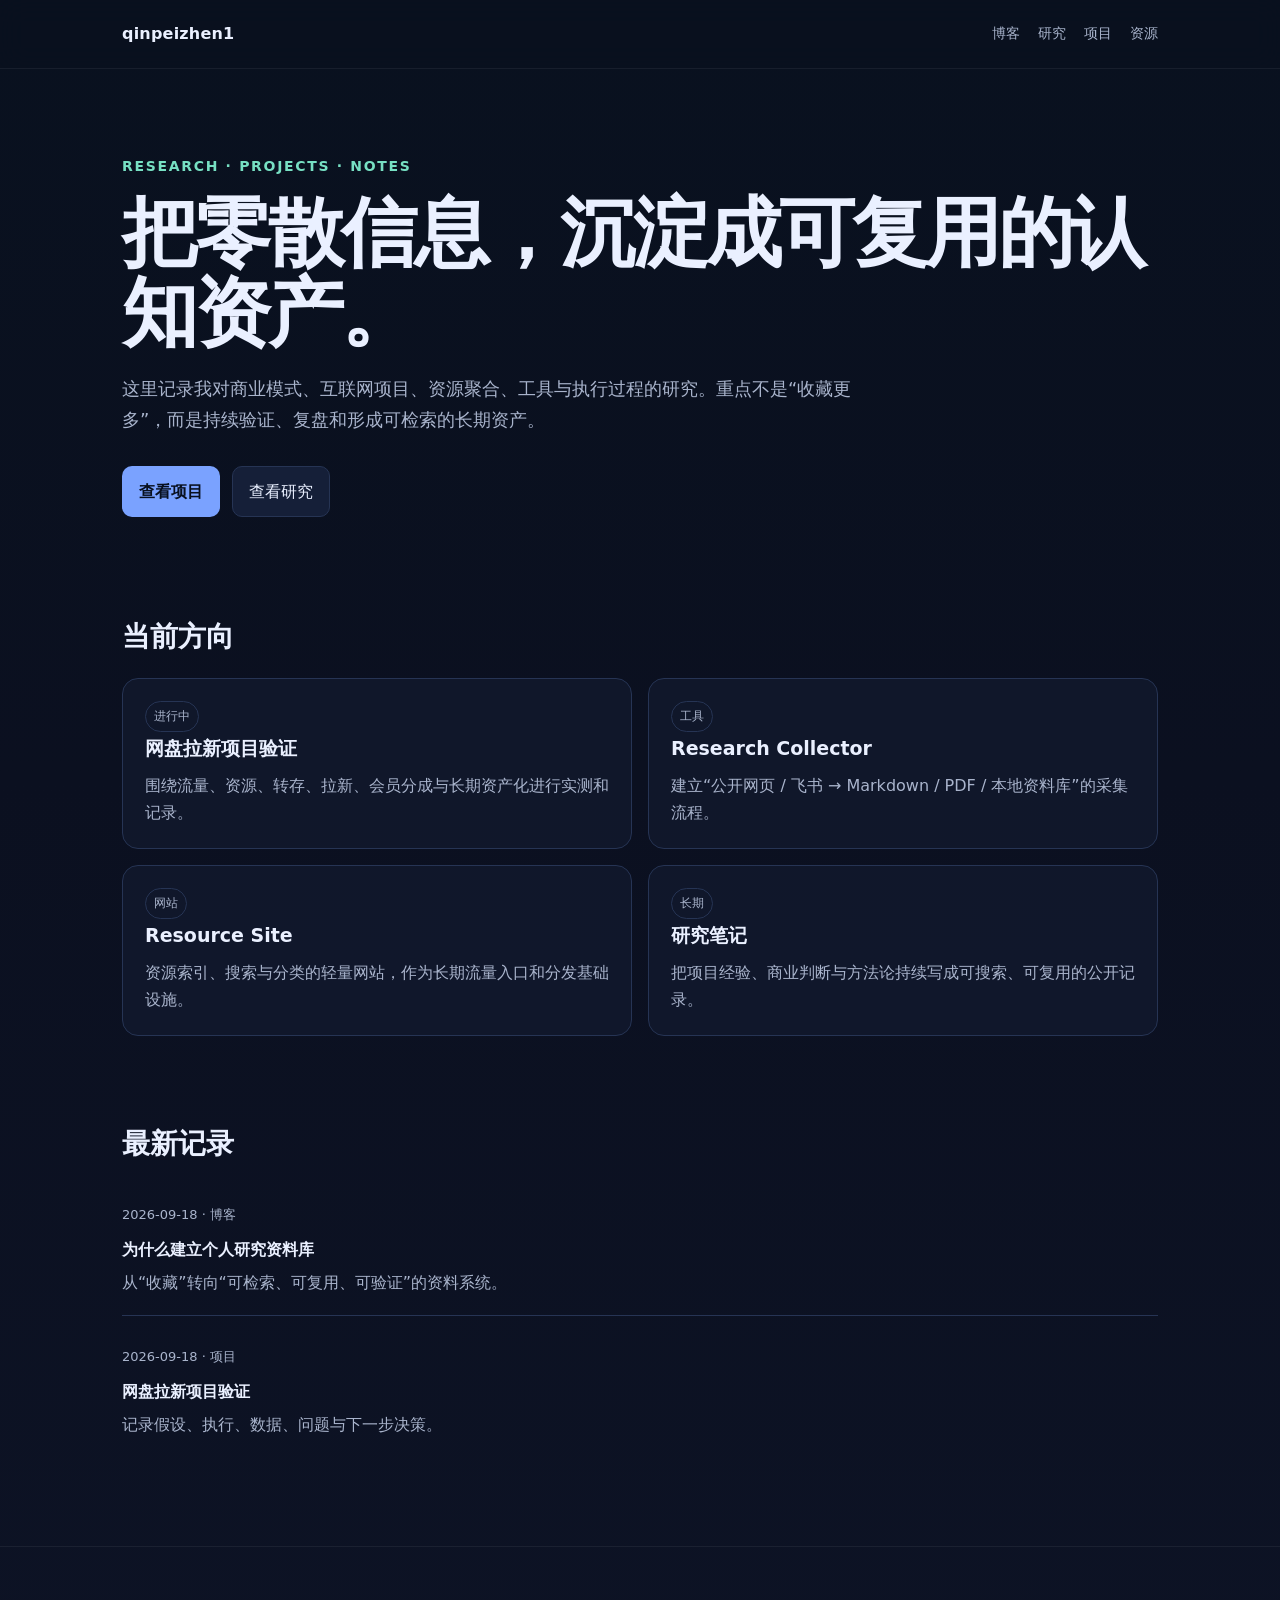
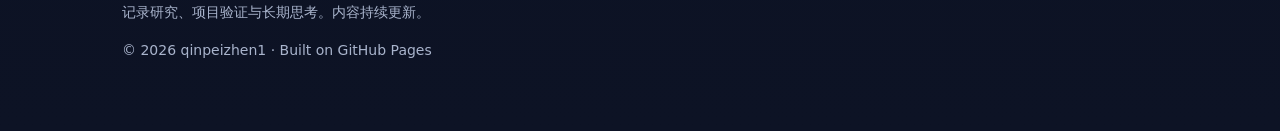
<file: index.html>
<!doctype html><html lang="zh-CN"><head>
<meta charset="utf-8">
<meta name="viewport" content="width=device-width,initial-scale=1">
<meta name="author" content="qinpeizhen1">
<link rel="stylesheet" href="assets/style.css">
<meta name="theme-color" content="#0b1020">
<title>qinpeizhen1｜研究、项目与长期记录</title>
<meta name="description" content="个人研究与项目记录站：商业模式、互联网项目验证、资源聚合、工具实践与长期思考。">
<link rel="canonical" href="https://qinpeizhen1.github.io/">
<meta property="og:title" content="qinpeizhen1｜研究、项目与长期记录">
<meta property="og:description" content="研究、项目验证与长期记录。">
<meta property="og:type" content="website">
<meta property="og:url" content="https://qinpeizhen1.github.io/">
</head><body>
<header><div class="wrap nav">
<a class="brand" href="index.html">qinpeizhen1</a>
<nav>
<a href="blog/">博客</a>
<a href="research/">研究</a>
<a href="projects/">项目</a>
<a href="resources/">资源</a>
</nav>
</div></header>
<main>
<section class="hero"><div class="wrap">
<div class="kicker">Research · Projects · Notes</div>
<h1>把零散信息，沉淀成可复用的认知资产。</h1>
<p>这里记录我对商业模式、互联网项目、资源聚合、工具与执行过程的研究。重点不是“收藏更多”，而是持续验证、复盘和形成可检索的长期资产。</p>
<div class="actions">
<a class="btn primary" href="projects/">查看项目</a>
<a class="btn" href="research/">查看研究</a>
</div>
</div></section>

<section class="section"><div class="wrap">
<h2>当前方向</h2>
<div class="grid">
<div class="card"><span class="badge">进行中</span><h3>网盘拉新项目验证</h3><p>围绕流量、资源、转存、拉新、会员分成与长期资产化进行实测和记录。</p></div>
<div class="card"><span class="badge">工具</span><h3>Research Collector</h3><p>建立“公开网页 / 飞书 → Markdown / PDF / 本地资料库”的采集流程。</p></div>
<div class="card"><span class="badge">网站</span><h3>Resource Site</h3><p>资源索引、搜索与分类的轻量网站，作为长期流量入口和分发基础设施。</p></div>
<div class="card"><span class="badge">长期</span><h3>研究笔记</h3><p>把项目经验、商业判断与方法论持续写成可搜索、可复用的公开记录。</p></div>
</div>
</div></section>

<section class="section"><div class="wrap">
<h2>最新记录</h2>
<div class="list">
<div class="item"><div class="meta">2026-09-18 · 博客</div><a href="blog/why-build-a-research-library.html">为什么建立个人研究资料库</a><p>从“收藏”转向“可检索、可复用、可验证”的资料系统。</p></div>
<div class="item"><div class="meta">2026-09-18 · 项目</div><a href="projects/">网盘拉新项目验证</a><p>记录假设、执行、数据、问题与下一步决策。</p></div>
</div>
</div></section>
</main>
<footer><div class="wrap">
<p>记录研究、项目验证与长期思考。内容持续更新。</p>
<p>© 2026 qinpeizhen1 · Built on GitHub Pages</p>
</div></footer>
</body></html>
</file>
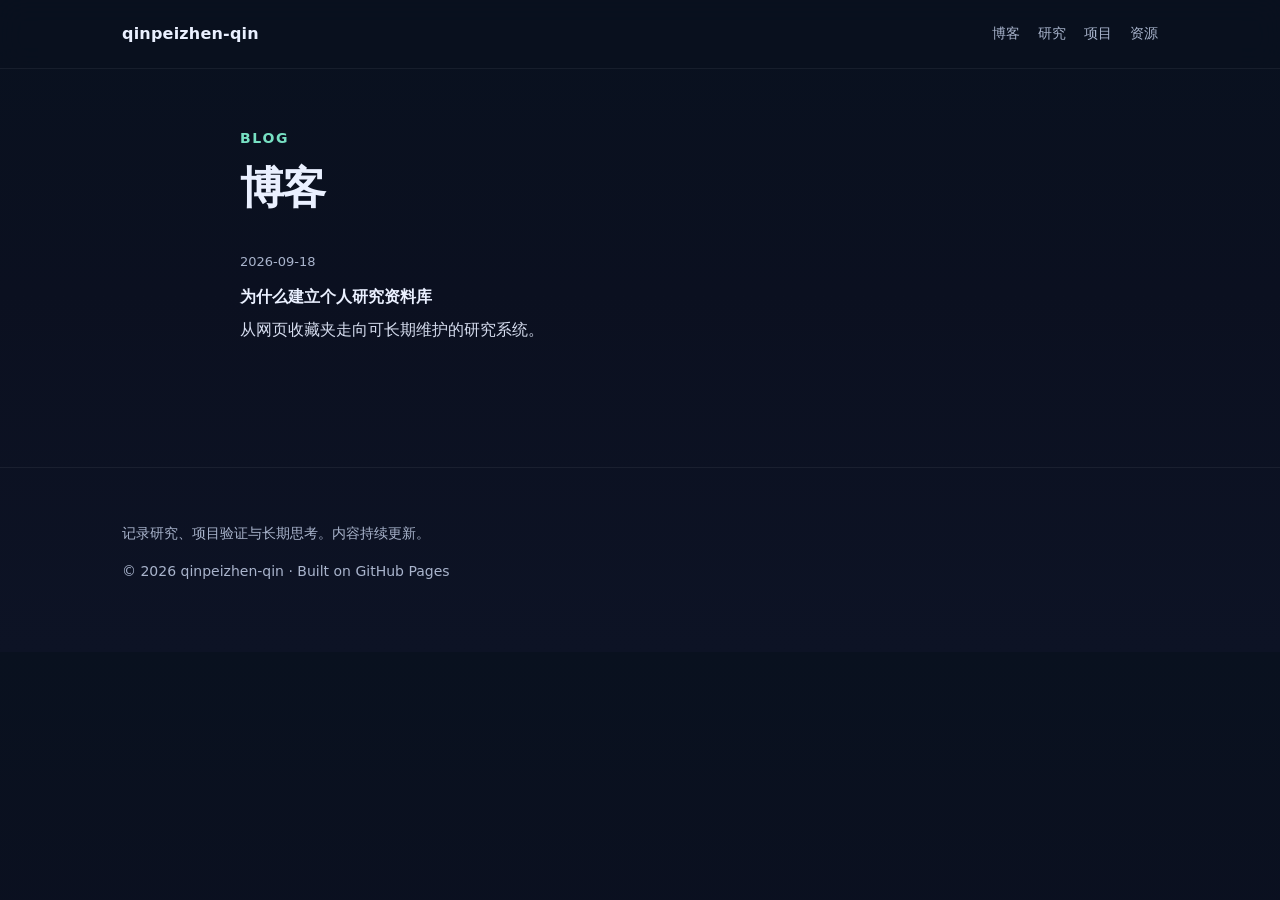
<file: blog/index.html>
<!doctype html><html lang="zh-CN"><head>
<meta charset="utf-8">
<meta name="viewport" content="width=device-width,initial-scale=1">
<meta name="author" content="qinpeizhen-qin">
<link rel="stylesheet" href="../assets/style.css">
<meta name="theme-color" content="#0b1020">
<title>博客｜qinpeizhen-qin</title>
<meta name="description" content="关于商业、互联网项目、资料系统和执行复盘的博客。">
<link rel="canonical" href="https://qinpeizhen-qin.github.io/blog/">
</head><body>
<header><div class="wrap nav">
<a class="brand" href="../index.html">qinpeizhen-qin</a>
<nav>
<a href="../blog/">博客</a>
<a href="../research/">研究</a>
<a href="../projects/">项目</a>
<a href="../resources/">资源</a>
</nav>
</div></header>
<main class="wrap article">
<div class="kicker">Blog</div><h1>博客</h1>
<div class="list">
<div class="item"><div class="meta">2026-09-18</div><a href="why-build-a-research-library.html">为什么建立个人研究资料库</a><p>从网页收藏夹走向可长期维护的研究系统。</p></div>
</div>
</main><footer><div class="wrap">
<p>记录研究、项目验证与长期思考。内容持续更新。</p>
<p>© 2026 qinpeizhen-qin · Built on GitHub Pages</p>
</div></footer></body></html>
</file>
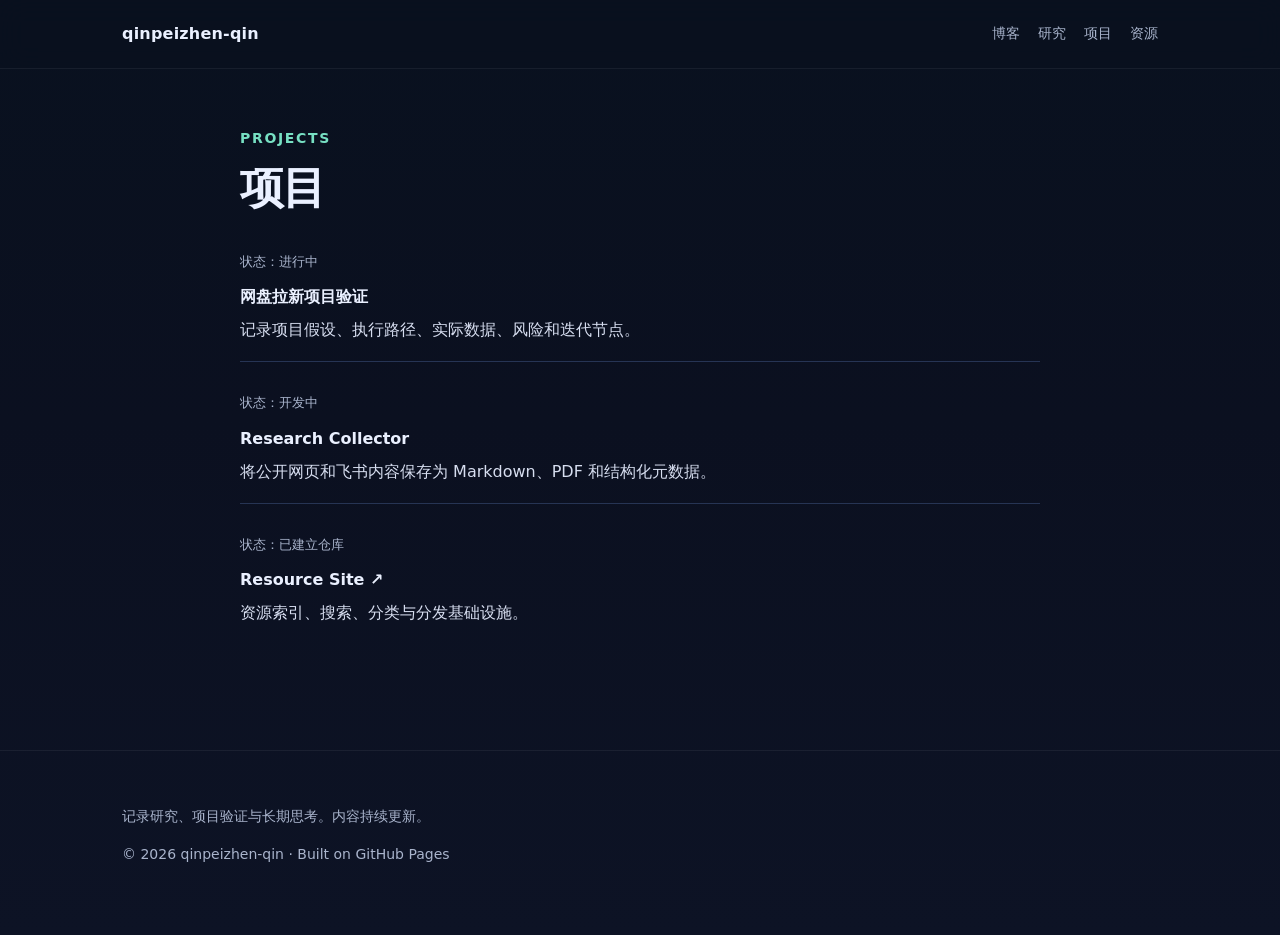
<file: projects/index.html>
<!doctype html><html lang="zh-CN"><head>
<meta charset="utf-8">
<meta name="viewport" content="width=device-width,initial-scale=1">
<meta name="author" content="qinpeizhen-qin">
<link rel="stylesheet" href="../assets/style.css">
<meta name="theme-color" content="#0b1020">
<title>项目｜qinpeizhen-qin</title>
<meta name="description" content="正在验证和建设的互联网项目、工具与网站。">
<link rel="canonical" href="https://qinpeizhen-qin.github.io/projects/">
</head><body><header><div class="wrap nav">
<a class="brand" href="../index.html">qinpeizhen-qin</a>
<nav>
<a href="../blog/">博客</a>
<a href="../research/">研究</a>
<a href="../projects/">项目</a>
<a href="../resources/">资源</a>
</nav>
</div></header>
<main class="wrap article"><div class="kicker">Projects</div><h1>项目</h1>
<div class="list">
<div class="item"><div class="meta">状态：进行中</div><strong>网盘拉新项目验证</strong><p>记录项目假设、执行路径、实际数据、风险和迭代节点。</p></div>
<div class="item"><div class="meta">状态：开发中</div><strong>Research Collector</strong><p>将公开网页和飞书内容保存为 Markdown、PDF 和结构化元数据。</p></div>
<div class="item"><div class="meta">状态：已建立仓库</div><a href="https://github.com/qinpeizhen-qin/resource-site">Resource Site ↗</a><p>资源索引、搜索、分类与分发基础设施。</p></div>
</div></main><footer><div class="wrap">
<p>记录研究、项目验证与长期思考。内容持续更新。</p>
<p>© 2026 qinpeizhen-qin · Built on GitHub Pages</p>
</div></footer></body></html>
</file>
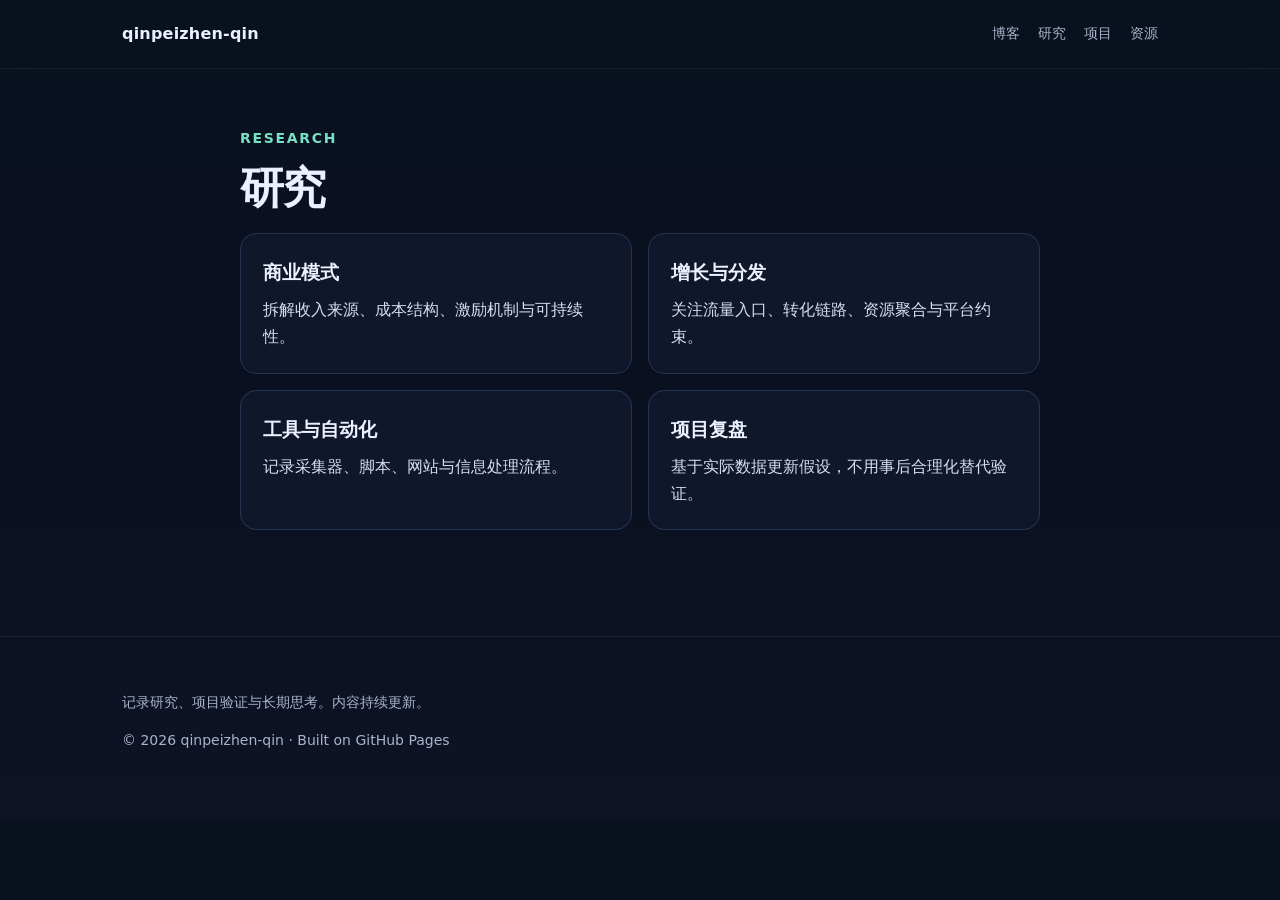
<file: research/index.html>
<!doctype html><html lang="zh-CN"><head>
<meta charset="utf-8">
<meta name="viewport" content="width=device-width,initial-scale=1">
<meta name="author" content="qinpeizhen-qin">
<link rel="stylesheet" href="../assets/style.css">
<meta name="theme-color" content="#0b1020">
<title>研究｜qinpeizhen-qin</title>
<meta name="description" content="商业模式、互联网增长、资源聚合、工具与项目验证研究。">
<link rel="canonical" href="https://qinpeizhen-qin.github.io/research/">
</head><body><header><div class="wrap nav">
<a class="brand" href="../index.html">qinpeizhen-qin</a>
<nav>
<a href="../blog/">博客</a>
<a href="../research/">研究</a>
<a href="../projects/">项目</a>
<a href="../resources/">资源</a>
</nav>
</div></header>
<main class="wrap article"><div class="kicker">Research</div><h1>研究</h1>
<div class="grid">
<div class="card"><h3>商业模式</h3><p>拆解收入来源、成本结构、激励机制与可持续性。</p></div>
<div class="card"><h3>增长与分发</h3><p>关注流量入口、转化链路、资源聚合与平台约束。</p></div>
<div class="card"><h3>工具与自动化</h3><p>记录采集器、脚本、网站与信息处理流程。</p></div>
<div class="card"><h3>项目复盘</h3><p>基于实际数据更新假设，不用事后合理化替代验证。</p></div>
</div></main><footer><div class="wrap">
<p>记录研究、项目验证与长期思考。内容持续更新。</p>
<p>© 2026 qinpeizhen-qin · Built on GitHub Pages</p>
</div></footer></body></html>
</file>
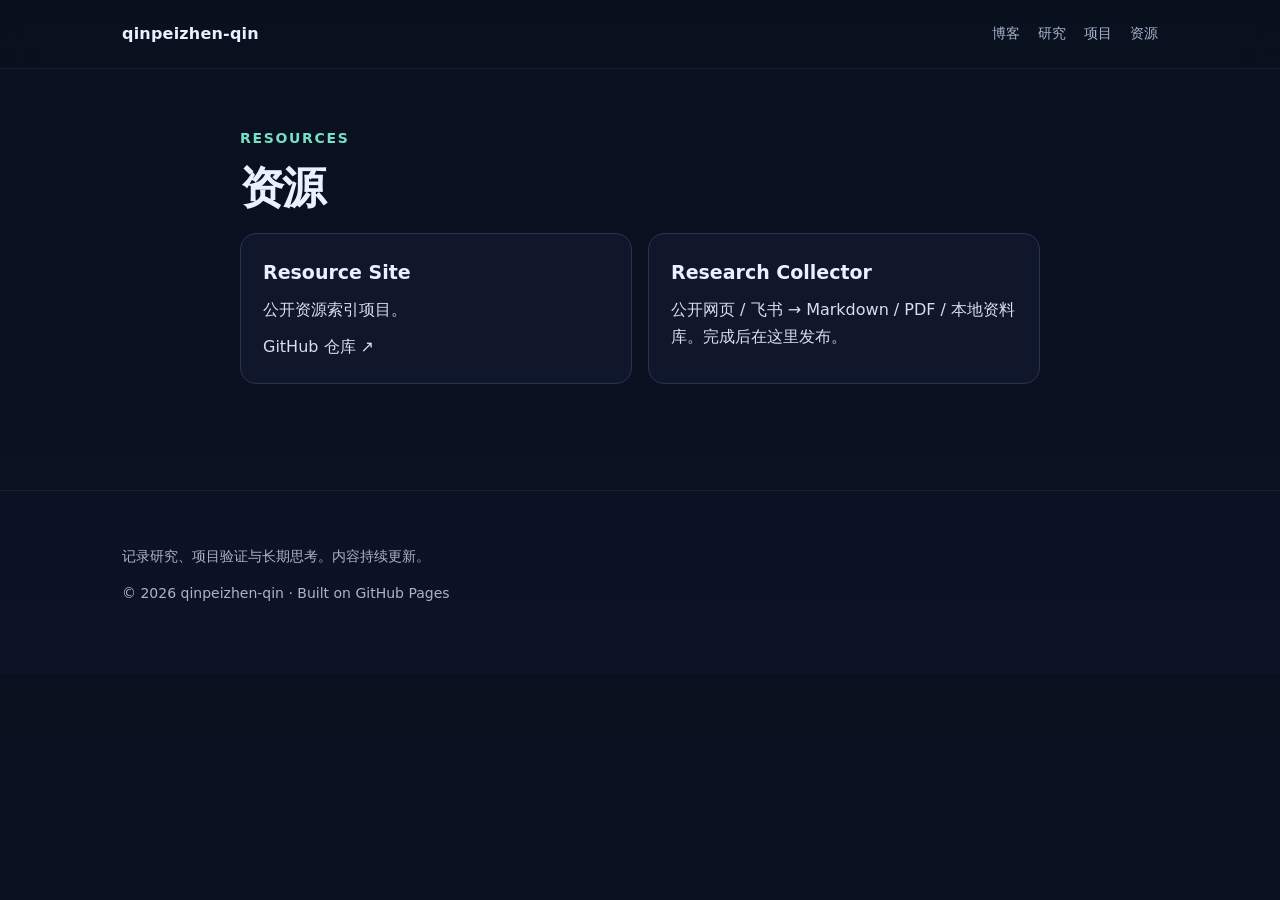
<file: resources/index.html>
<!doctype html><html lang="zh-CN"><head>
<meta charset="utf-8">
<meta name="viewport" content="width=device-width,initial-scale=1">
<meta name="author" content="qinpeizhen-qin">
<link rel="stylesheet" href="../assets/style.css">
<meta name="theme-color" content="#0b1020">
<title>资源｜qinpeizhen-qin</title>
<meta name="description" content="公开工具、项目和研究入口。">
<link rel="canonical" href="https://qinpeizhen-qin.github.io/resources/">
</head><body><header><div class="wrap nav">
<a class="brand" href="../index.html">qinpeizhen-qin</a>
<nav>
<a href="../blog/">博客</a>
<a href="../research/">研究</a>
<a href="../projects/">项目</a>
<a href="../resources/">资源</a>
</nav>
</div></header>
<main class="wrap article"><div class="kicker">Resources</div><h1>资源</h1>
<div class="grid">
<div class="card"><h3>Resource Site</h3><p>公开资源索引项目。</p><p style="margin-top:10px"><a href="https://github.com/qinpeizhen-qin/resource-site">GitHub 仓库 ↗</a></p></div>
<div class="card"><h3>Research Collector</h3><p>公开网页 / 飞书 → Markdown / PDF / 本地资料库。完成后在这里发布。</p></div>
</div></main><footer><div class="wrap">
<p>记录研究、项目验证与长期思考。内容持续更新。</p>
<p>© 2026 qinpeizhen-qin · Built on GitHub Pages</p>
</div></footer></body></html>
</file>
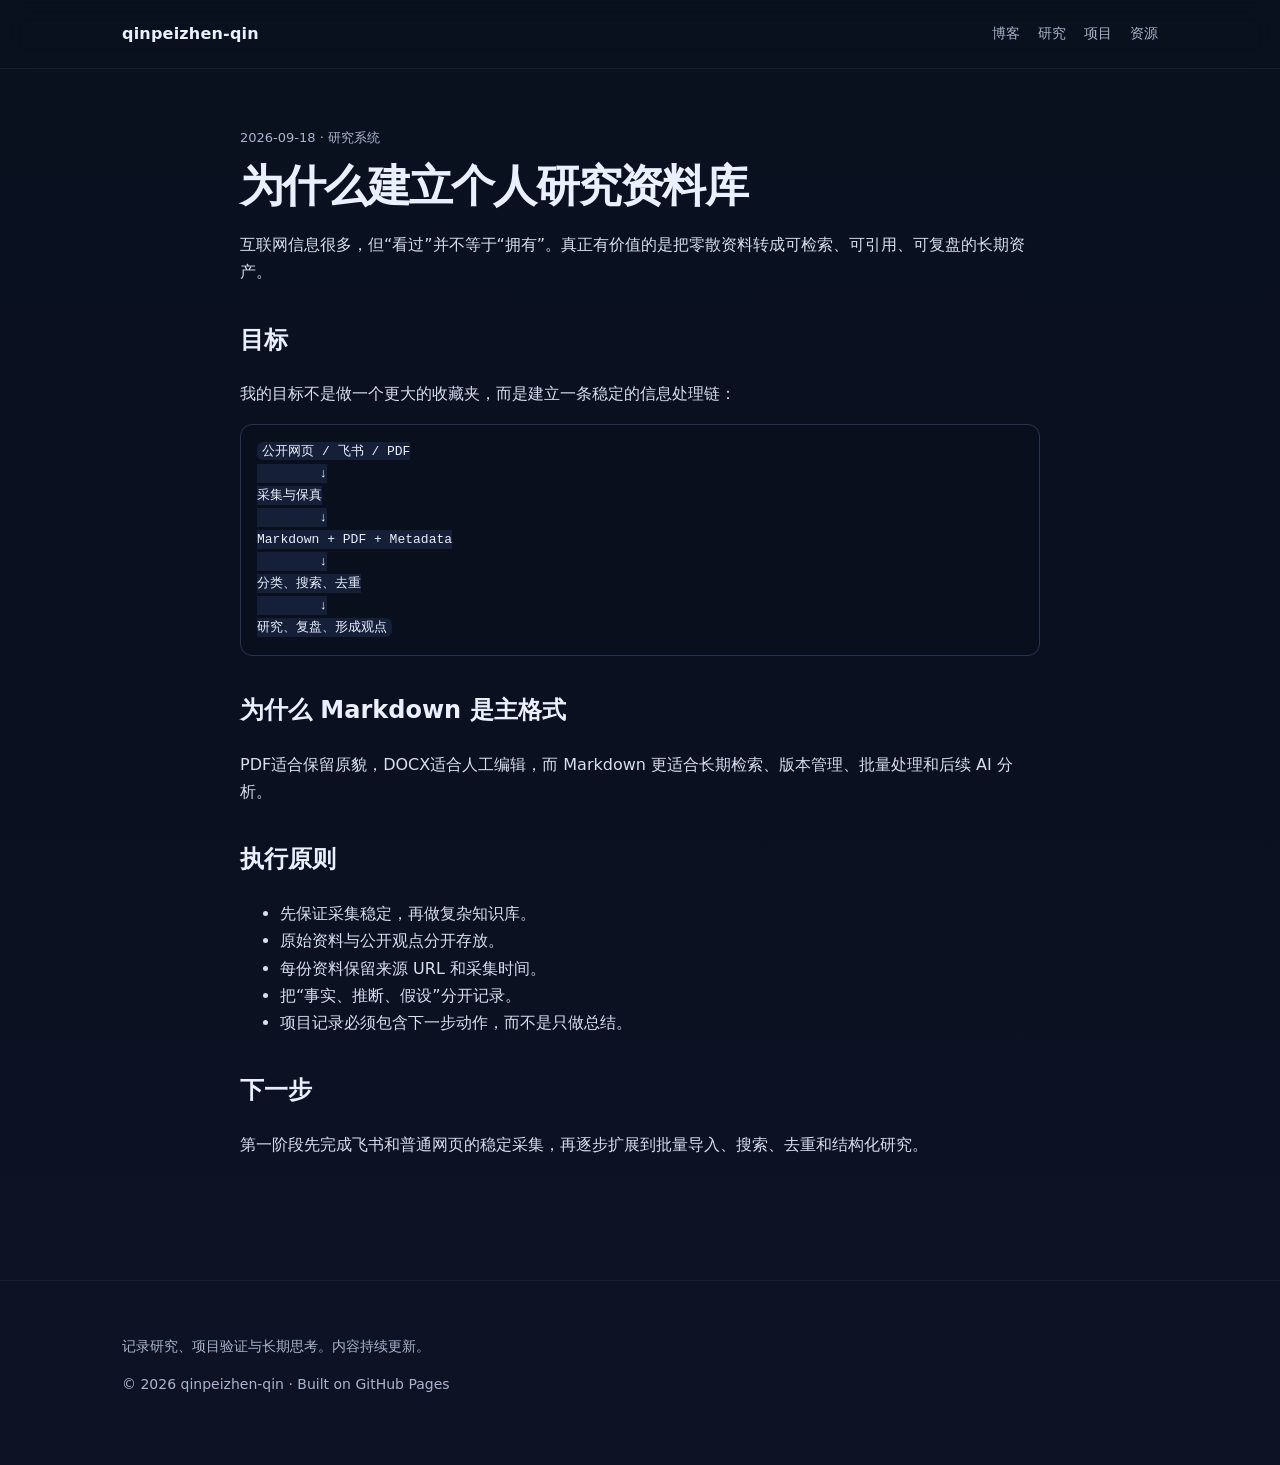
<file: blog/why-build-a-research-library.html>
<!doctype html><html lang="zh-CN"><head>
<meta charset="utf-8">
<meta name="viewport" content="width=device-width,initial-scale=1">
<meta name="author" content="qinpeizhen-qin">
<link rel="stylesheet" href="../assets/style.css">
<meta name="theme-color" content="#0b1020">
<title>为什么建立个人研究资料库｜qinpeizhen-qin</title>
<meta name="description" content="建立个人研究资料库的目标、结构和执行原则：保留原始资料，统一转成可检索格式，再进行研究与复盘。">
<link rel="canonical" href="https://qinpeizhen-qin.github.io/blog/why-build-a-research-library.html">
</head><body>
<header><div class="wrap nav">
<a class="brand" href="../index.html">qinpeizhen-qin</a>
<nav>
<a href="../blog/">博客</a>
<a href="../research/">研究</a>
<a href="../projects/">项目</a>
<a href="../resources/">资源</a>
</nav>
</div></header>
<article class="wrap article">
<div class="meta">2026-09-18 · 研究系统</div>
<h1>为什么建立个人研究资料库</h1>
<p>互联网信息很多，但“看过”并不等于“拥有”。真正有价值的是把零散资料转成可检索、可引用、可复盘的长期资产。</p>
<h2>目标</h2>
<p>我的目标不是做一个更大的收藏夹，而是建立一条稳定的信息处理链：</p>
<pre><code>公开网页 / 飞书 / PDF
        ↓
采集与保真
        ↓
Markdown + PDF + Metadata
        ↓
分类、搜索、去重
        ↓
研究、复盘、形成观点</code></pre>
<h2>为什么 Markdown 是主格式</h2>
<p>PDF适合保留原貌，DOCX适合人工编辑，而 Markdown 更适合长期检索、版本管理、批量处理和后续 AI 分析。</p>
<h2>执行原则</h2>
<ul>
<li>先保证采集稳定，再做复杂知识库。</li>
<li>原始资料与公开观点分开存放。</li>
<li>每份资料保留来源 URL 和采集时间。</li>
<li>把“事实、推断、假设”分开记录。</li>
<li>项目记录必须包含下一步动作，而不是只做总结。</li>
</ul>
<h2>下一步</h2>
<p>第一阶段先完成飞书和普通网页的稳定采集，再逐步扩展到批量导入、搜索、去重和结构化研究。</p>
</article><footer><div class="wrap">
<p>记录研究、项目验证与长期思考。内容持续更新。</p>
<p>© 2026 qinpeizhen-qin · Built on GitHub Pages</p>
</div></footer></body></html>
</file>
<file: assets/style.css>
:root{
  --bg:#0b1020;
  --panel:#121a2f;
  --text:#eaf0ff;
  --muted:#a9b4cc;
  --line:#263454;
  --accent:#7aa2ff;
  --accent2:#77e0c3;
  --max:1080px;
}
*{box-sizing:border-box}
html{scroll-behavior:smooth}
body{
  margin:0;
  background:linear-gradient(180deg,#09111f 0%,#0b1020 45%,#0d1325 100%);
  color:var(--text);
  font-family:Inter,ui-sans-serif,system-ui,-apple-system,BlinkMacSystemFont,"Segoe UI","PingFang SC","Hiragino Sans GB","Microsoft YaHei",Arial,sans-serif;
  line-height:1.7;
}
a{color:inherit;text-decoration:none}
.wrap{max-width:var(--max);margin:0 auto;padding:0 22px}
header{
  position:sticky;top:0;z-index:10;
  backdrop-filter:blur(14px);
  background:rgba(9,17,31,.78);
  border-bottom:1px solid rgba(255,255,255,.06)
}
.nav{display:flex;align-items:center;justify-content:space-between;min-height:68px;gap:24px}
.brand{font-weight:750;letter-spacing:.2px}
nav{display:flex;gap:18px;flex-wrap:wrap}
nav a{color:var(--muted);font-size:14px}
nav a:hover,.active{color:var(--text)}
.hero{padding:86px 0 54px}
.kicker{color:var(--accent2);font-weight:700;font-size:14px;letter-spacing:.12em;text-transform:uppercase}
h1{font-size:clamp(38px,7vw,76px);line-height:1.05;margin:14px 0 22px;letter-spacing:-.04em}
.hero p{max-width:760px;color:var(--muted);font-size:18px}
.actions{display:flex;gap:12px;flex-wrap:wrap;margin-top:30px}
.btn{display:inline-block;padding:11px 16px;border-radius:10px;border:1px solid var(--line);background:#151f38}
.btn.primary{background:var(--accent);color:#08101f;border-color:transparent;font-weight:750}
.section{padding:42px 0}
.section h2{font-size:28px;margin:0 0 18px}
.grid{display:grid;grid-template-columns:repeat(2,minmax(0,1fr));gap:16px}
.card{padding:22px;border:1px solid var(--line);background:rgba(18,26,47,.74);border-radius:16px}
.card h3{margin:0 0 8px;font-size:19px}
.card p{margin:0;color:var(--muted)}
.meta{font-size:13px;color:var(--muted);margin-bottom:10px}
.list{display:grid;gap:12px}
.item{padding:18px 0;border-bottom:1px solid var(--line)}
.item:last-child{border-bottom:0}
.item a{font-weight:700}
.item p{margin:6px 0 0;color:var(--muted)}
.article{max-width:800px;padding:58px 0}
.article h1{font-size:44px}
.article h2{margin-top:34px}
.article p,.article li{color:#d7def0}
.article code{background:#151f38;padding:.15em .4em;border-radius:6px}
.article pre{background:#0a0f1d;border:1px solid var(--line);padding:16px;border-radius:12px;overflow:auto}
footer{padding:40px 0 54px;color:var(--muted);font-size:14px;border-top:1px solid rgba(255,255,255,.06);margin-top:48px}
.badge{display:inline-block;padding:4px 8px;border:1px solid var(--line);border-radius:999px;color:var(--muted);font-size:12px}
@media(max-width:760px){
  .nav{align-items:flex-start;padding:15px 0;flex-direction:column}
  .grid{grid-template-columns:1fr}
  .hero{padding-top:58px}
}
</file>
